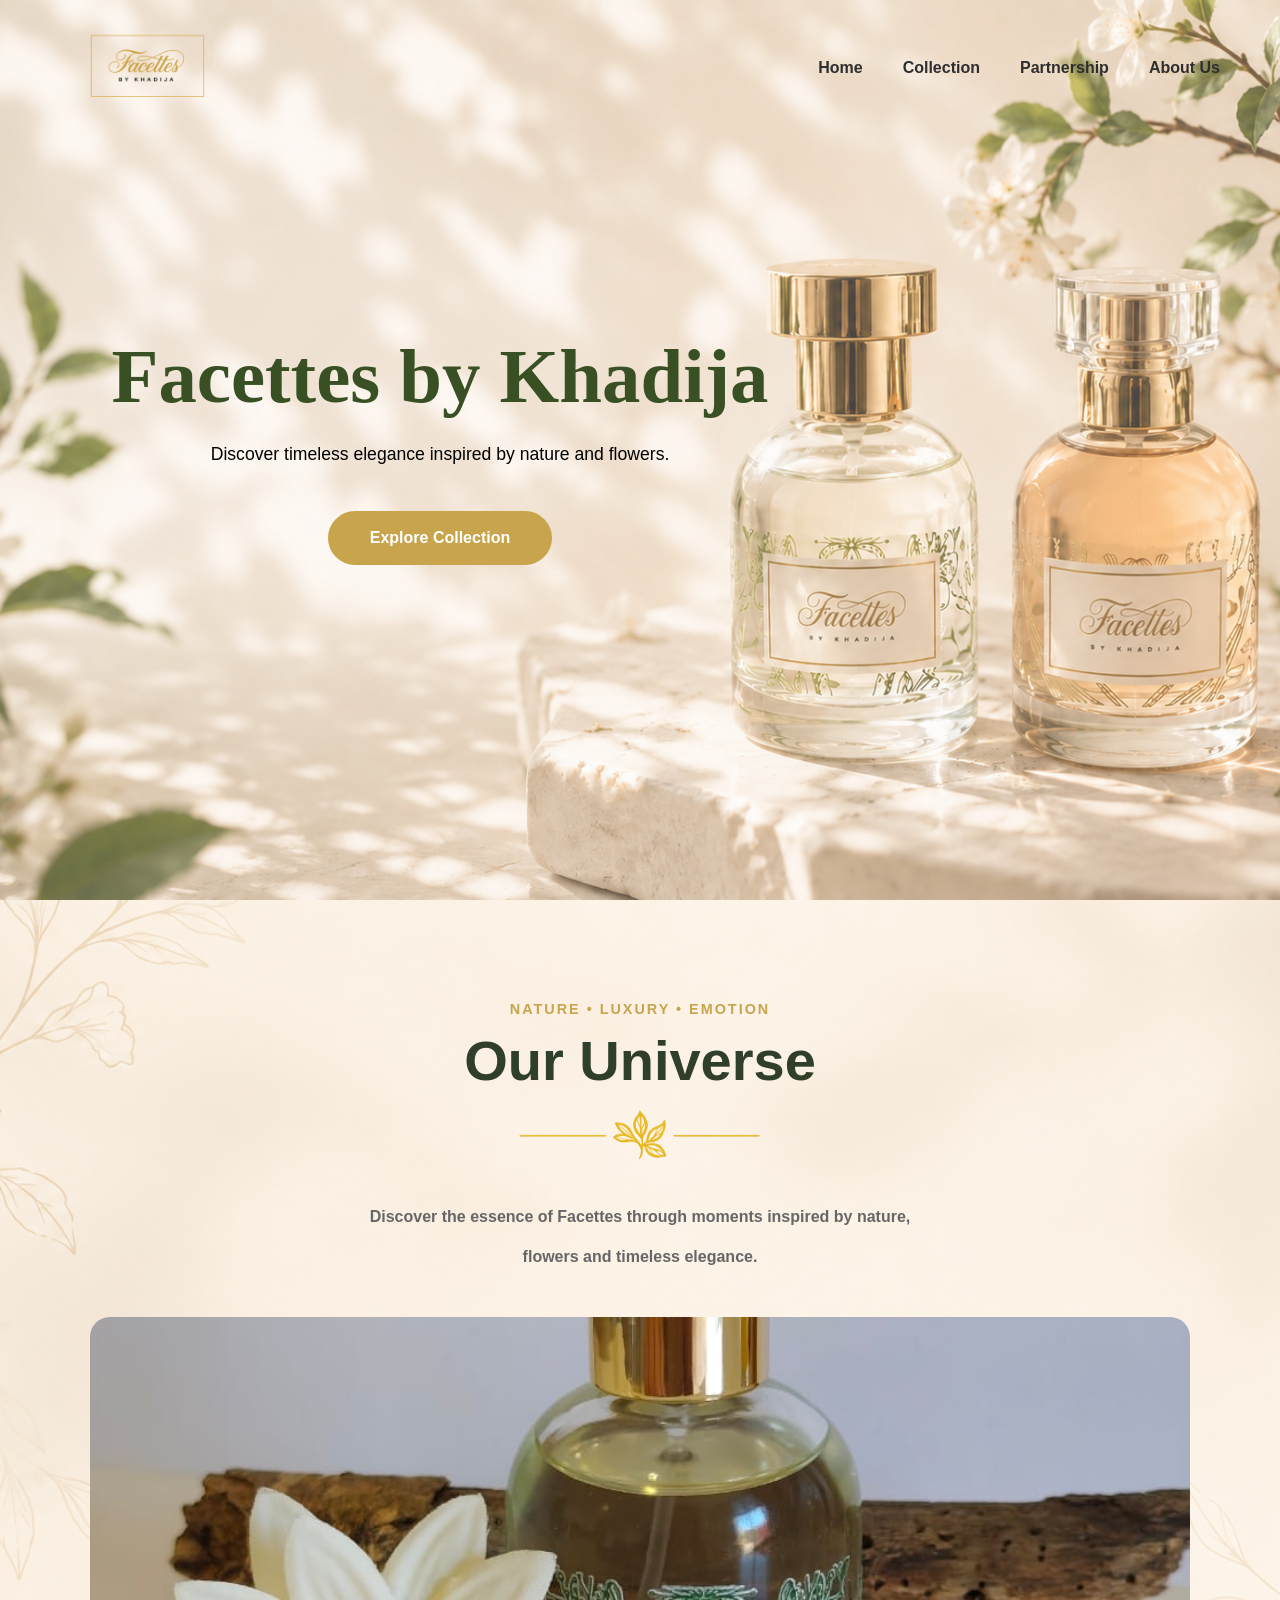
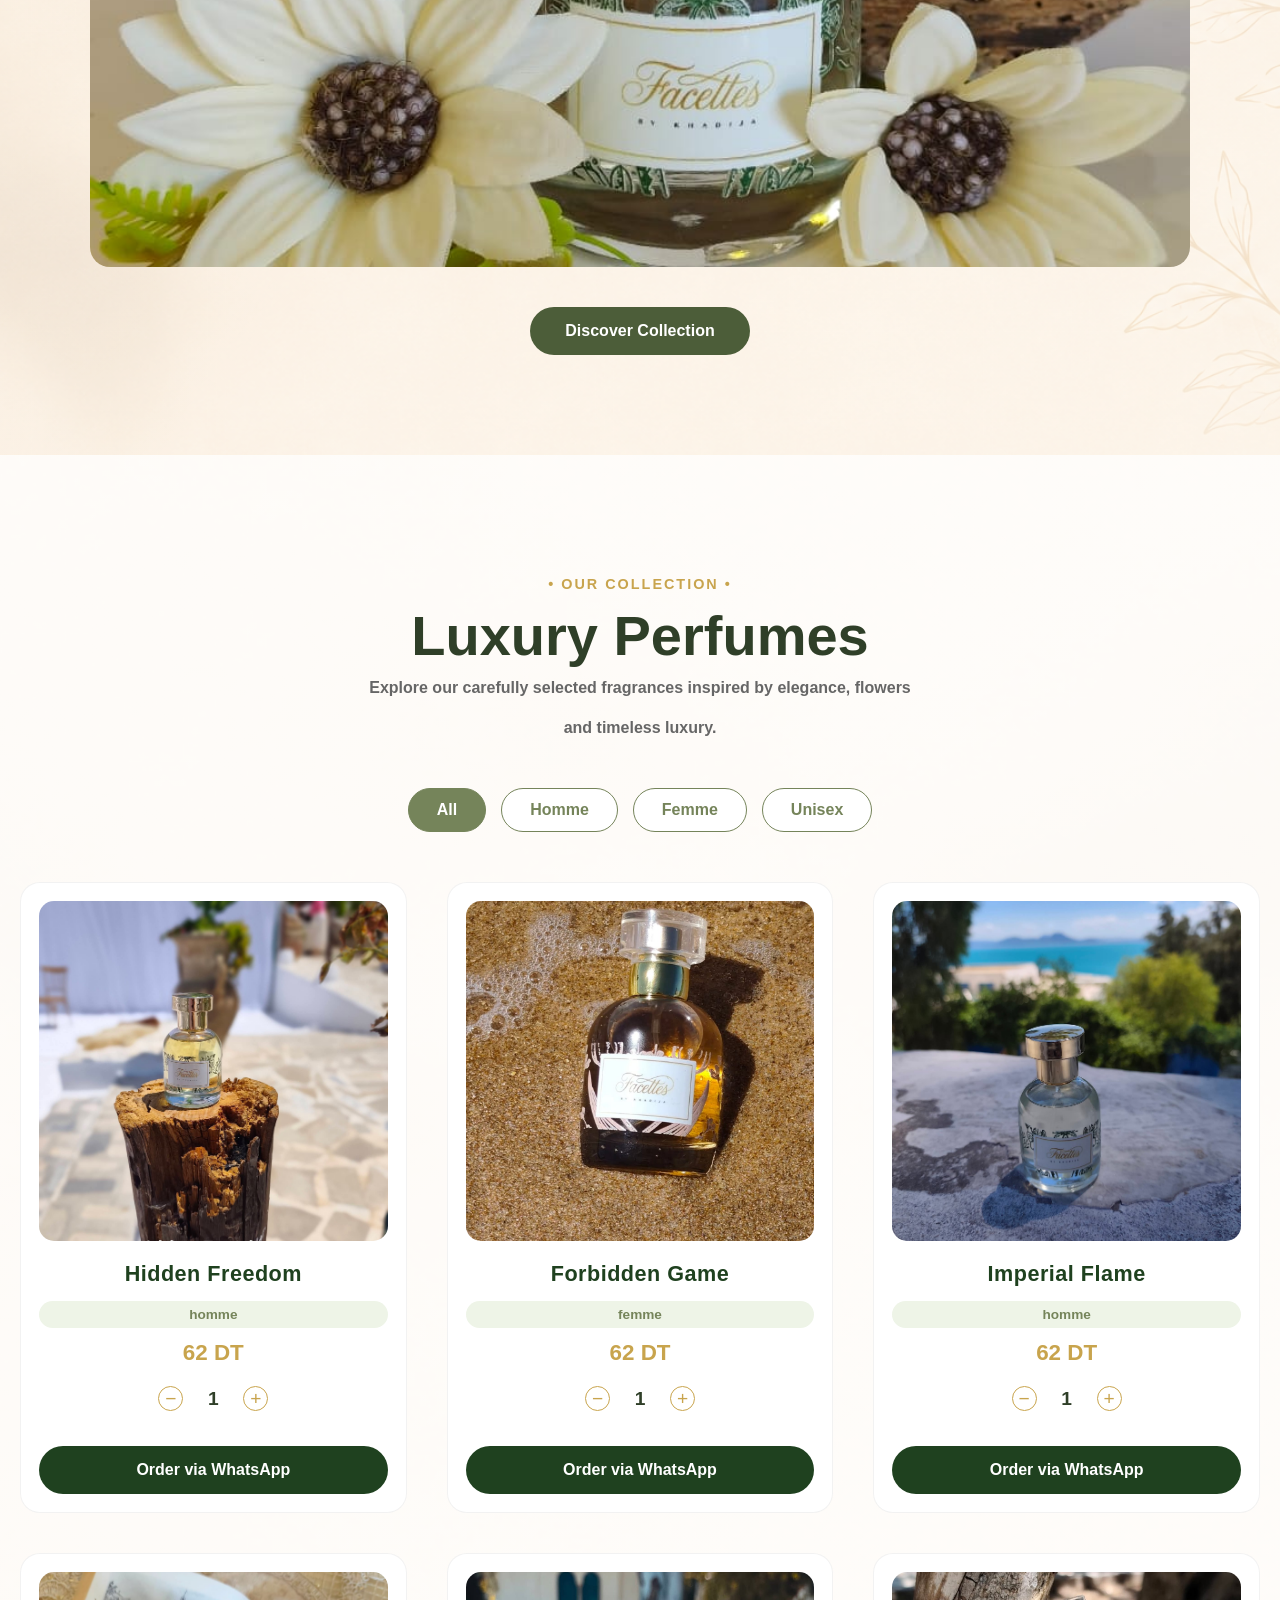
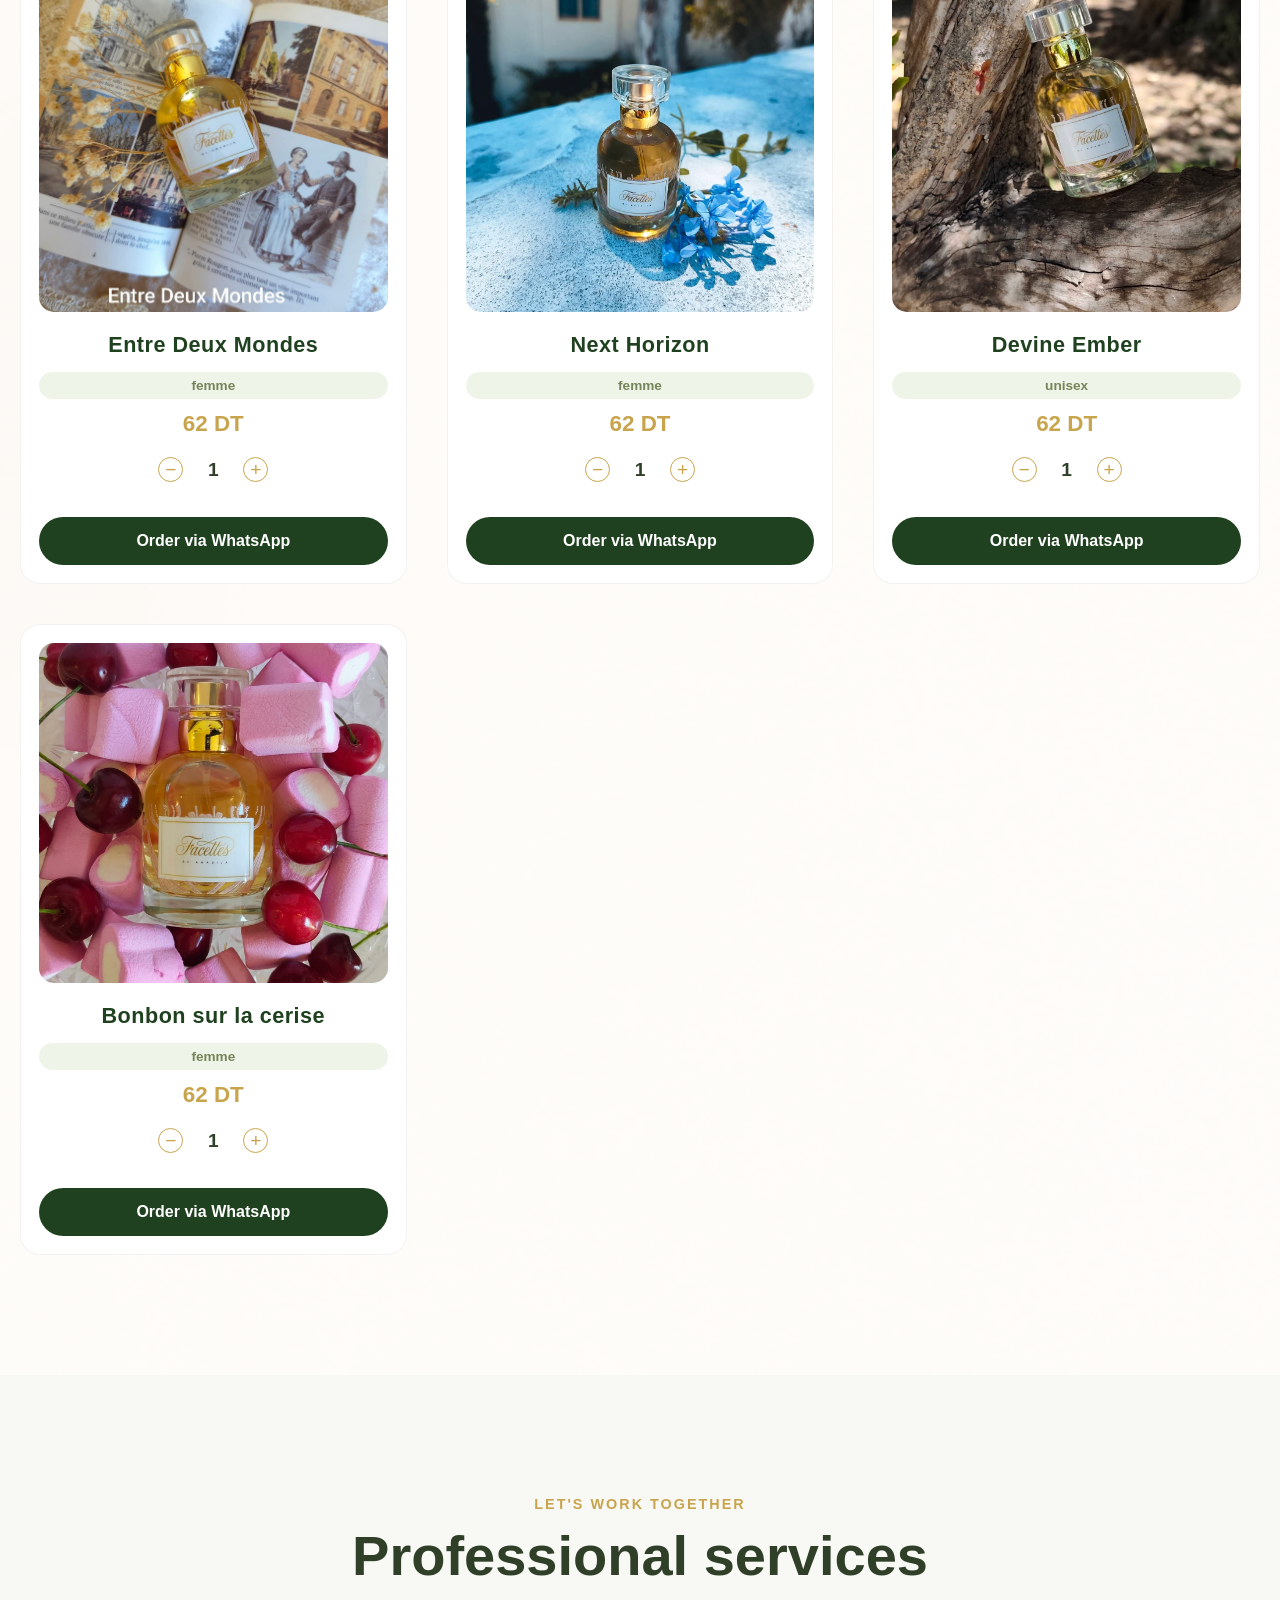
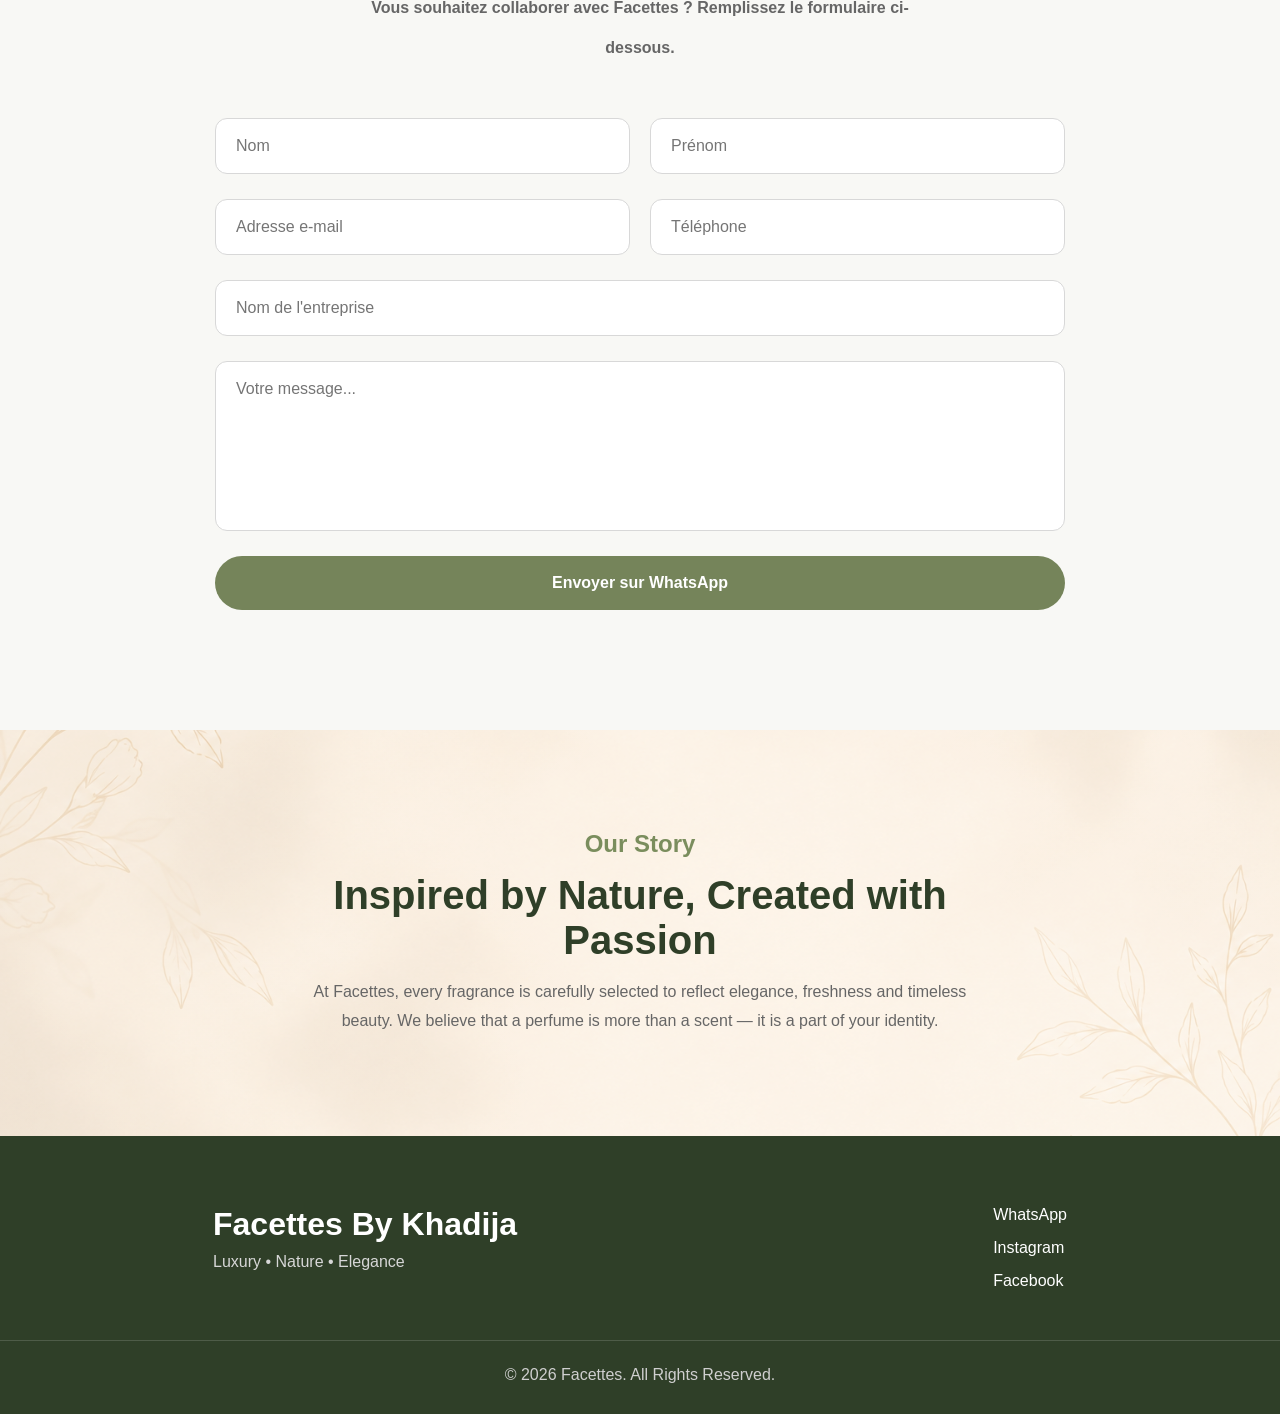
<file: index.html>
<!DOCTYPE html>
<html lang="en">
<head>
    <meta charset="UTF-8">
    <meta name="viewport" content="width=device-width, initial-scale=1.0">
    <title>facettes by Khadija</title>
    <link rel="stylesheet" href="style.css">
    <link rel="icon" type="image/x-icon" href="images/favicon.ico.jpeg">


</head>
<body>
    <!-- ==========================================
                NAVBAR
========================================== -->

<header class="header">

    <nav class="navbar">

        <!-- Logo -->
        <a href="#" class="logo">
            <img src="images/logo0.png" alt="Facettes by Khadija Logo">
        </a>

        <!-- Navigation Links -->
        <ul class="nav-links">

            <li><a href="#hero">Home</a></li>

            <li><a href="#collection">Collection</a></li>

            <li><a href="#partnership">Partnership</a></li>

            <li><a href="#footer">About Us</a></li>

        </ul>

        <!-- Mobile Menu Button -->
        <button class="menu-toggle" aria-label="Open Menu">

             ☰

        </button>

    </nav>

    </header> 



<!--==================================================
                    HERO SECTION
===================================================-->

<section class="hero" id="hero">

    <!-- Hero Cover Image -->
    <img
        src="images/cover1.png"
        alt="Facettes by Khadija Cover"
        class="hero-image"
    >

    <!-- Dark / Light Overlay -->
    <div class="hero-overlay"></div>

    <!-- Hero Content -->
    <div class="hero-content">

        <h1>Facettes by Khadija</h1>

        <p>
            Discover timeless elegance inspired
            by nature and flowers.
        </p>

        <a href="#collection" class="hero-btn">
            Explore Collection
        </a>

        <a href="#universe" class="scroll-indicator">

         <span></span>

        </a>

    </div>

</section>


<!--==================================================
                    OUR UNIVERSE
===================================================-->

<section class="universe" id="universe">

    <div class="container">

        <!-- Section Heading -->
        <div class="section-heading">

            <span>Nature • Luxury • Emotion</span>

            <h2>Our Universe</h2>


              <span class="flower-line"> <img src="images/flower-line.png"></span>  
           
            
            <p>
                Discover the essence of Facettes through moments inspired by
                nature, flowers and timeless elegance.
            </p>

        </div>

        <!-- Slider -->
        <div class="slider">

            <img src="images/slider1.jpeg"
                 alt="Facettes Universe 1"
                 class="slide active">

            <img src="images/slider2.jpeg"
                 alt="Facettes Universe 2"
                 class="slide">

            <img src="images/slider3.jpeg"
                 alt="Facettes Universe 3"
                 class="slide">

        </div>

        <!-- Discover Button -->
       <div class="discover-wrapper">

            <a href="#collection" class="discover-btn">

                Discover Collection

            </a>

        </div>

</section>


<!--==================================================
                    COLLECTION
===================================================-->

<section class="collection" id="collection">
     
    <div class="container">


        <!-- Section Heading -->
        <div class="section-heading">

            <span> • Our Collection •</span>

            <h2>Luxury Perfumes</h2>

            <p>

                Explore our carefully selected fragrances inspired by
                elegance, flowers and timeless luxury.

            </p>

        </div>


        <div class="filter-buttons">

            <button class="filter-btn active" data-filter="all">

                All

            </button>

            <button class="filter-btn" data-filter="homme">

                Homme

            </button>

            <button class="filter-btn" data-filter="femme">

                Femme

            </button>

            <button class="filter-btn" data-filter="unisex">

                Unisex

            </button>

        </div>


        <!-- Products -->
        <div class="products-container">

            <!-- Products Generated By JavaScript -->

        </div>

    </div>

</section>



<!--==================================================
                CONTACT PARTENARIAT
===================================================-->

<section class="partnership" id="partnership">

    <div class="container">

        <div class="section-heading">

            <span>Let's Work Together</span>

            <h2>Professional services</h2>

            <p>
                Vous souhaitez collaborer avec Facettes ?
                Remplissez le formulaire ci-dessous.
            </p>

        </div>

        <form class="partnership-form">

            <div class="form-group">

                <input
                    type="text"
                    id="firstName"
                    placeholder="Nom"
                    required
                >

                <input
                    type="text"
                    id="lastName"
                    placeholder="Prénom"
                    required
                >

            </div>

            <div class="form-group">

                <input
                    type="email"
                    id="email"
                    placeholder="Adresse e-mail"
                    required
                >

                <input
                    type="tel"
                    id="phone"
                    placeholder="Téléphone"
                    required
                >

            </div>

            <input
                type="text"
                id="company"
                placeholder="Nom de l'entreprise"
                required
            >

            <textarea
                id="message"
                rows="6"
                placeholder="Votre message..."
                required
            ></textarea>

            <button
                type="submit"
                class="partnership-btn"
            >

                Envoyer sur WhatsApp

            </button>

        </form>

    </div>

</section>






<!--==================================================
                    ORDER MODAL
===================================================-->

<div class="modal" id="orderModal">

    <div class="modal-content">
    <div class="box-order">
         <button class="close-modal">&times;</button>

        <h2>Complete Your Order</h2>
        <h3 class="modal-product-name"></h3>
        <p class="modal-product-price"></p>
         <p class="quantity-product">
          
            <span class="modal-product-quantity"></span>
        </p>

        <p class="total-product"> 
            
            <span class="modal-product-total"></span>
        </p>
</div>

        <input
        type="text"
        class="customer-name"
        placeholder="Your Name">

        <input
        type="tel"
        class="customer-phone"
        placeholder="Phone Number">

        <p class="error-message"></p>


        <button class="send-order">
            Order via WhatsApp

        </button>

    </div>

</div>

<!--==================================================
                    ABOUT US
===================================================-->

<section class="about" id="about">

    <div class="container">

        <div class="about-content">

            <span>Our Story</span>

            <h2>Inspired by Nature, Created with Passion</h2>

            <p>

                At Facettes, every fragrance is carefully selected to reflect
                elegance, freshness and timeless beauty. We believe that a
                perfume is more than a scent — it is a part of your identity.

            </p>

        </div>

    </div>

</section>


<!--==================================================
                    FOOTER
===================================================-->

<footer class="footer" id="footer">

    <div class="container">

        <div class="footer-content">

            <div class="footer-logo">

                <h2>Facettes By Khadija</h2>

                <p>Luxury • Nature • Elegance</p>

            </div>

           

            <div class="footer-contact">

                <a href="https://wa.me/21626889987" target="_blank">

                    WhatsApp

                </a>

                <a href="https://www.instagram.com/facettes_by_khadija/" target="_blank">

                    Instagram

                </a>

                 <a href="https://www.facebook.com/profile.php?id=61590035368522" target="_blank">

                    Facebook

                </a>

            </div>

        </div>

        <div class="footer-bottom">

            <p>

                © 2026 Facettes. All Rights Reserved.

            </p>

        </div>

    </div>

</footer>

<script src="script.js"></script>
</body>
</html>
</file>
<file: style.css>
/*==================================================

                CSS VARIABLES

==================================================*/

:root{

    /* Main Background */
    --bg-color:#F8F5EE;

    /* Cards */
    --card-color:#FFFFFF;

    /* Primary Gold */
    --gold-color:#C8A44D;

    /* Botanical Green */
    --green-color:#75845A;

    /* Main Text */
    --text-color:#2E2E2E;

    /* Secondary Text */
    --gray-color:#777777;

      /* Layout */
    --container-width:1200px;
    --section-padding:100px;

    /* Border Radius */
    --border-radius:16px;

    /* Shadow */
    --shadow:0 15px 35px rgba(0,0,0,.08);

    /* Animation */
    --transition:.35s ease;

}

/*==================================================

                    RESET

==================================================*/

*{

    margin:0;

    padding:0;

    box-sizing:border-box;

}

/*==================================================

                    HTML

==================================================*/

html{

    scroll-behavior:smooth;

}

/*==================================================

                    BODY

==================================================*/

body{

    font-family:"Lato",sans-serif;

    background:var(--bg-color);

    color:var(--text-color);

    overflow-x:hidden;

}

/*==================================================

                    IMAGES

==================================================*/

img{

    max-width:100%;

    display:block;

}

/*==================================================

                    LINKS

==================================================*/

a{

    text-decoration:none;

    color:inherit;

}

/*==================================================

                    LISTS

==================================================*/

ul{

    list-style:none;

}

/*==================================================

                    BUTTONS

==================================================*/

button{

    font:inherit;

    border:none;

    background:none;

    cursor:pointer;

}


/*==================================================

                HEADER

==================================================*/

.header{

    position:fixed;

    top:0px;
    left:0;

    width:100%;

    z-index:1000;

}

/*==================================================

                NAVBAR 

==================================================*/



.menu-toggle{

    display:none;

    border:none;

    background:none;

    font-size:2rem;

    cursor:pointer;

    color:var(--green-color);

}

.navbar{
    max-width: var(--container-width);
    margin:auto;

    display:flex;

    justify-content:space-between;

    align-items:center;

    padding:10px 20px;
}


/*==================================================

                    LOGO

==================================================*/

.logo img{

    width: 175px;;

    transition:var(--transition);
    height: auto;
    
    
}
.logo img:hover{

    transform:scale(1.05);

}

/*==================================================

                NAVIGATION LINKS

==================================================*/

.nav-links{

    display:flex;

    align-items:center;

    gap:40px;

   

}

.nav-links a{

    position:relative;

    color:var(--text-color);

    font-size:1rem;

    font-weight:bolder;

    transition:var(--transition);
  
    
}

.nav-links a::after{

    content:"";

    position:absolute;

    left:0;

    bottom:-8px;

    width:0;

    height:2px;

    background:var(--gold-color);

    transition:var(--transition);

}

.nav-links a:hover::after{

    width:100%;

}
.nav-links a:hover {
    color: var(--green-color);

}


/*==================================================

            NAVBAR DEFAULT

==================================================*/

.header{
    transition:var(--transition);
    

}

/*==================================================

            SCROLLED NAVBAR

==================================================*/

.header.scrolled{

    background:rgba(248,245,238,.95);

    backdrop-filter:blur(12px);

    box-shadow:0 5px 20px rgba(0,0,0,.08);

}





/*==================================================

                HERO SECTION

==================================================*/

.hero{

    position:relative;

    width:100%;

    height:100vh;

    overflow:hidden;

    display:flex;

    justify-content:center;

    align-items:center;

}

/*==================================================

                HERO IMAGE

==================================================*/

.hero-image{

    position:absolute;

    inset:0;

    width:100%;

    height:100%;

    object-fit:cover;


}

/*==================================================

                HERO OVERLAY

==================================================*/



.hero-overlay{

    position:absolute;

    inset:0;

    background:rgba(248,245,238,.28);

}

/*==================================================

                HERO CONTENT

==================================================*/

.hero-content{

    position:relative;

    z-index:2;

    max-width:700px;

    text-align:center;

    padding:0 20px ;
    margin-right: 400px ;
}

.hero-content h1{

    font-family:"Cormorant Garamond", serif;

    font-size:clamp(3rem,6vw,5rem);

    color:rgb(56, 80, 36);

    margin-bottom:20px;

    line-height:1.1;

}

.hero-content p{

    font-size:1.1rem;

    color:var(--gray-color);

    line-height:1.8;

    margin-bottom:40px;
    color:black;
    
}


.hero-btn{

    display:inline-flex;

    align-items:center;

    justify-content:center;

    padding:16px 40px;

    border:2px solid var(--gold-color);


    border-radius:50px;

    transition:var(--transition);

    font-weight:600;
    background:var(--gold-color);
    color:#fff;
}

.hero-btn:hover{

    color:var(--green-color);

    transform:translateY(-3px);

}

.hero-image{

    animation:heroZoom 18s ease-in-out infinite alternate;

}

@keyframes heroZoom{

    from{

        transform:scale(1);

    }

    to{

        transform:scale(1.05);

    }

}


.hero-content h1,
.hero-content p,
.hero-btn{

    opacity:0;

    transform:translateY(30px);

}

.hero-content h1{

    animation:fadeUp .8s ease forwards;

    animation-delay:.3s;

}

.hero-content p{

    animation:fadeUp .8s ease forwards;

    animation-delay:.6s;

}

.hero-btn{

    animation:fadeUp .8s ease forwards;

    animation-delay:.9s;

}

@keyframes fadeUp{

    from{

        opacity:0;

        transform:translateY(30px);

    }

    to{

        opacity:1;

        transform:translateY(0);

    }

}

/*==================================================

                    universe section 

==================================================*/

.universe{

    padding:100px 0;

background:
        linear-gradient(rgba(255,255,255,.15), rgba(255,255,255,.15)),
        url("images/cover-collection.png");

    background-size:cover;
    background-position:center;
    background-repeat:no-repeat;
}

.section-heading{

    text-align:center;

    max-width:650px;

    margin:0 auto 40px ;

    
}

.slider{

    position:relative;
      max-width: 1100px;
    margin: 0 auto ;


    height:550px;

    border-radius:20px;

    overflow:hidden;



}

.slide{

    position:absolute;

    inset:0;

    width:100%;

    height:100%;

    object-fit:cover;

    opacity:0;

    transition:opacity .8s ease;

}

.slide.active{

    opacity:1;
    
}

.discover-btn{

    display:inline-block;


    padding:15px 35px;

    border-radius:50px;

    background:#4c5d39;

    color:white;

    text-decoration:none;

    transition:.3s;
    font-weight: bold;
}

.discover-btn:hover{

    background:#687d4c;

}

.section-heading h2{

    font-size:clamp(2.3rem,5vw,3.5rem);

    color:#2f3f28;

    margin:10px 0 0px;

}


.flower-line img {

    width: 300px;
    height:100px;
    object-fit:cover;
 
    
} 



.section-heading p{

    max-width:560px;

    margin:0px auto 0;

    line-height:2.5;

    color:#666;
    font-weight: bold;

}

.discover-wrapper{

    text-align:center;

    margin-top:40px;

}

.section-heading span{

    display:inline-block;

    color:#8a8a65;

    font-size:.9rem;

    letter-spacing:2px;

    text-transform:uppercase;

}



/*==================================================

                COLLECTION

==================================================*/
.collection{
    padding:120px 0;
    position:relative;

    background:
         linear-gradient(
    rgba(255,255,255,.78),
    rgba(255,255,255,.78)
    ),
        url("images/cover-collection.png");

    background-size:cover;
    background-position:center;
    background-repeat:no-repeat;
}

.section-heading span  { 

    color: var(--gold-color);
    font-weight: bolder;
}
.products-container{

    display:grid;

    grid-template-columns:repeat(3,1fr);
    justify-content: center;
    margin: 0 20px;
    gap:40px;

    

}

.product-card{
    display:flex;

    flex-direction:column;

    background:#fff;

    border-radius:20px;
    
    width: 100%;
    overflow:hidden;
  
    padding:18px;

    text-align:center;

    transition:.3s;
    border:1px solid rgba(0,0,0,.05);
    background:rgba(255,255,255,.92);

    backdrop-filter:blur(8px);


}

.product-card:hover{

    transform:translateY(-10px);

box-shadow:0 10px 30px rgba(0,0,0,.08);
}

.product-image{
    position:relative;
    justify-content: center;


    overflow:hidden;

    border-radius:15px;
    height:340px;
    aspect-ratio: 4.5/5;
    width: 100%;
}

.product-image img{
    
    position: absolute;
    inset: 0;
    width:100%;
    height: 100%;
  

    display:block;

    transition:.4s ease;

  
    object-fit:cover;

}

.hover-image{

    opacity:0;

}

.product-card:hover .hover-image{

    opacity:1;
 

    transform:scale(1.08);
    height: 100%;
    
    object-fit: cover;
       

}


.product-card:hover .main-image{

    opacity:0;
    transform:scale(1.05);


}

.product-card h3{

    margin-top: 20px;

    font-size:1.35rem;

    letter-spacing:.5px;


    color:rgb(31, 65, 31);
    font-weight: bold;
        min-height:40px;


}


.product-card p{

    color:var(--gold-color);

    
        font-size:1.4rem;

    font-weight:700;


}



.quantity{

    display:flex;

    justify-content:center;

    align-items:center;

    gap:20px;

    margin: 20px 0;

}



.quantity button{

    width:25px;

    height:25px;

    border: 1px solid var(--gold-color) ;

    border-radius:50%;

    
    color:var(--gold-color);

    font-size:1.2rem;

    cursor:pointer;

    transition:.3s;

}

.quantity button:hover{

    background:rgb(31, 65, 31);

}

.count{

    font-size:1.2rem;

    font-weight:600;

    min-width:20px;

    text-align:center;

    color:#2f3f28;

}

.order-btn{

    width:100%;

    padding:15px;
     margin-top:15px;

    border:none;

    border-radius:50px;

    background:rgb(31, 65, 31);
    color:#fff;

    font-size:1rem;

    font-weight:600;

    cursor:pointer;

    transition:.3s ease;

}

.order-btn:hover{

    background:#1EBE5D;
    transform:translateY(-3px);

}



.gender{

    display:inline-block;

    padding:6px 14px;

    border-radius:50px;

    background:#eef4e7;

    color:var(--green-color);

    font-size:.85rem;

    font-weight:600;

    margin-bottom:12px;

}



.filter-buttons{

    display:flex;

    justify-content:center;

    gap:15px;

    margin-bottom:50px;

    flex-wrap:wrap;

}

.filter-btn{

    padding:12px 28px;

    border:1px solid var(--green-color);

    border-radius:50px;

    background:white;

    color:var(--green-color);

    cursor:pointer;

    transition:.3s;

    font-weight:600;

}

.filter-btn:hover{

    background:var(--green-color);

    color:white;

}

.filter-btn.active{

    background:var(--green-color);

    color:white;

}


/*==================================================

                    ORDER MODAL

==================================================*/

.modal{

    position:fixed;

    inset:0;

    display:none;

    justify-content:center;

    align-items:center;

    background:rgba(0, 0, 0, 0.5);
    margin-top: 50px;

}

.modal.active{

    display:flex;

}

.modal-content{

    background:var(--bg-color);

    padding:40px;
    position: relative;
        width:min(90%,550px);

    transform:translateY(30px);

    opacity:0;

    transition:.35s;
    margin-top: 50px;


}






.modal.active .modal-content{

    transform:translateY(0);

    opacity:1;

}

.close-modal{

    position:absolute;

    top:15px;

    right:20px;

    border:none;

    background:none;

    font-size:2rem;

    cursor:pointer;
    width:40px;

    height:40px;

    border-radius:50%;

    background:#f4f4f4;

    transition:.3s;

}
.close-modal:hover{

    background:#eee;

}


.modal-product-price{

    color:var(--gold-color);

    font-size:1.3rem;

    font-weight:700;

}


.modal-product-total{

    color:var(--green-color);

    font-weight:bold;

    font-size:1.2rem;

}

.modal-content input{

    width:100%;

    padding:15px;

    margin:15px 0;

    border:1px solid #ddd;

    border-radius:12px;

    outline:none;

    font-size:1rem;

    transition:.3s;

}

.modal-content input:focus{

    border-color:#4c5d39;

}


.send-order{

    width:100%;

    padding:15px;

    margin-top:20px;

    border:none;

    border-radius:50px;

    background:rgb(31, 65, 31);

    color:#fff;

    font-size:1rem;

    font-weight:600;

    cursor:pointer;

    transition:.3s;

}

.send-order:hover{

    background:#1EBE5D;

    transform:translateY(-3px);

}



.modal-content h2{

    margin-bottom:10px;

}

.modal-content h3{

    margin-top:25px;

    color:#2f3f28;

}

.modal-content p{

    margin:10px 0;

    color:#666;

}



.error-message{

    color:#d62828;

    font-size:.95rem;

    margin-bottom:15px;

    text-align:left;

    display:none;

}


.box-order {
    display: flex;
    flex-direction: column;
    justify-content: center;
    width: 100%;
    border-bottom: 2px solid var(--green-color);

}
.box-order h2 {
    text-align: center;
    
}


.total-product::before{
content: "Total :";
font-size: large;
color: black;

font-weight: bolder;

}
.quantity-product::before{
content: "Quantity :";
font-size: large;
color: black;
font-weight: bolder;
}
/*==================================================

                    ABOUT

==================================================*/

.about{

    padding:100px 0;

background:
        linear-gradient(rgba(255,255,255,.15), rgba(255,255,255,.15)),
        url("images/cover-collection.png");

    background-size:cover;
    background-position:center;
    background-repeat:no-repeat;
}

.about-content{

    max-width:700px;

    margin:auto;

    text-align:center;

}

.about-content span{

    color:#7a8d5d;

    font-weight:600;
    font-size:x-large;

}

.about-content h2{

    margin:15px 0;

    font-size:2.5rem;

    color:#2f3f28;

}

.about-content p{

    line-height:1.8;

    color:#666;

}


/*==================================================

                    FOOTER

==================================================*/

.footer{

    background:#2f3f28;

    color:#fff;

    padding:70px 0 30px;

}

.footer-content{

    display:flex;

    justify-content:space-around;

    align-items:flex-start;

    gap:50px;

    flex-wrap:wrap;

}

.footer-logo h2{

    margin-bottom:10px;

    font-size:2rem;

}

.footer-logo p{

    color:#d7d7d7;

}


.footer-contact{

    display:flex;

    flex-direction:column;

    gap:15px;

}


.footer-contact a{

    color:#fff;

    text-decoration:none;

    transition:.3s;

}


.footer-contact a:hover{

    color:#c8d8b5;

}

.footer-bottom{

    margin-top:50px;

    padding-top:25px;

    border-top:1px solid rgba(255,255,255,.15);

    text-align:center;

    color:#cfcfcf;

}






/*==================================================

            PARTNERSHIP

==================================================*/

.partnership{

    padding:120px 0;

    background:#f8f8f5;

}

.partnership-form{

    max-width:850px;

    margin:50px auto 0;

    display:flex;

    flex-direction:column;

    gap:25px;

}

.form-group{

    display:grid;

    grid-template-columns:repeat(2,1fr);

    gap:20px;

}

.partnership-form input,

.partnership-form textarea{

    width:100%;

    padding:18px 20px;

    border:1px solid #d8d8d8;

    border-radius:12px;

    outline:none;

    font-size:1rem;

    font-family:inherit;

    transition:.3s;

    background:#fff;

}

.partnership-form textarea{

    resize:none;
    min-height:170px;


}

.partnership-form input:focus,

.partnership-form textarea:focus{

    border-color:var(--gold-color);

    box-shadow:0 0 10px rgba(181,145,74,.15);

}

.partnership-btn{

    width:100%;

    padding:18px;

    border:none;

    border-radius:50px;

    background:var(--green-color);

    color:#fff;

    font-size:1rem;

    font-weight:600;

    cursor:pointer;

    transition:.3s;

}

.partnership-btn:hover{

    background:#687d4c;

    transform:translateY(-2px);

}


/*==================================================

                RESPONSIVE

==================================================*/

@media (max-width:768px){
    .header .container{

    padding:15px 20px;

}

.logo img{

    width:120px;

}

.hero{

    height:auto;

    min-height:100vh;

    padding: 0 20px;


}

    .hero-content{

        margin:0;

        max-width:100%;

        padding:0;

    }



    .hero-content h1{

        font-size:2.8rem;

        margin-bottom:15px;

    }

    .hero-content p{

        font-size:1rem;

        line-height:1.7;

        margin-bottom:30px;

    }

    .hero-btn{

        width:100%;

        max-width:300px;

        padding:16px 0;

        font-size:1rem;

    }

.section-heading{

    margin-bottom:40px;

}

.section-heading h2{

    font-size:2rem;

}

.slider{

    height:250px;

}

.slide{

    height:250px;

}

.products-container{

    grid-template-columns:1fr;

    gap:30px;

    margin:0;

}

.product-card{

    max-width:380px;

    margin:auto;

}

.product-image{

    height:300px;

}


.about{

    padding:80px 20px;

}

.about-content h2{

    font-size:2rem;

}

.footer-content{

    flex-direction:column;

    text-align:center;

    align-items:center;

}


.modal-content{

    width:95%;

    padding:25px;

}

.modal-content h2{

    font-size:1.7rem;

}

}




/*========== MOBILE ==========*/

@media (max-width:768px){

    .navbar{

        padding:18px 20px;

        position:relative;

    }

    .menu-toggle{

        display:block;

        z-index:1001;

    }

    .nav-links{

        position:absolute;

        top:100%;

        left:0;

        width:100%;

        background:#fff;

        flex-direction:column;

        align-items:center;

        gap:0;

        max-height:0;

        overflow:hidden;

        transition:.35s ease;

        box-shadow:0 12px 25px rgba(0,0,0,.08);

    }

    .nav-links.active{

        max-height:350px;

        padding:15px 0;

    }

    .nav-links li{

        width:100%;

        text-align:center;

    }

    .nav-links a{

        display:block;

        padding:18px;

        width:100%;

        font-size:1rem;

    }

    .hero-image{

        content:url("images/cover_phone.png");

    }
      
    .hero-overlay{

  
    background:rgba(248,245,238,.35);


}
.hero-content{

    transform: translateY(-90px);

}
.hero-btn{

    margin-top:20px;

}



    .partnership{

        padding:70px 20px;

    }

    .partnership-form{

        width:100%;

        margin-top:30px;

        gap:16px;

    }

    .form-group{

        grid-template-columns:1fr;

        gap:16px;

    }

    .partnership-form input,
    .partnership-form textarea{

        padding:15px 18px;

        font-size:.95rem;

        border-radius:10px;

    }

    .partnership-form textarea{

        min-height:120px;

    }

    .partnership-btn{

        padding:15px;

        font-size:1rem;

        border-radius:40px;

    }




    .universe{

        padding:70px 20px;

    }

    .section-heading{

        margin-bottom:30px;

    }

    .section-heading h2{

        font-size:2rem;

        line-height:1.2;

    }

    .section-heading p{

        font-size:.95rem;

        line-height:1.8;

        max-width:100%;

    }

    .flower-line img{

        width:180px;

        height:auto;

    }

    .slider{

        width:100%;

        height:280px;

        border-radius:15px;

    }

    .discover-wrapper{

        margin-top:25px;

    }

    .discover-btn{

        width:100%;

        max-width:280px;

        padding:15px 0;

        font-size:.95rem;

    }



}
</file>
